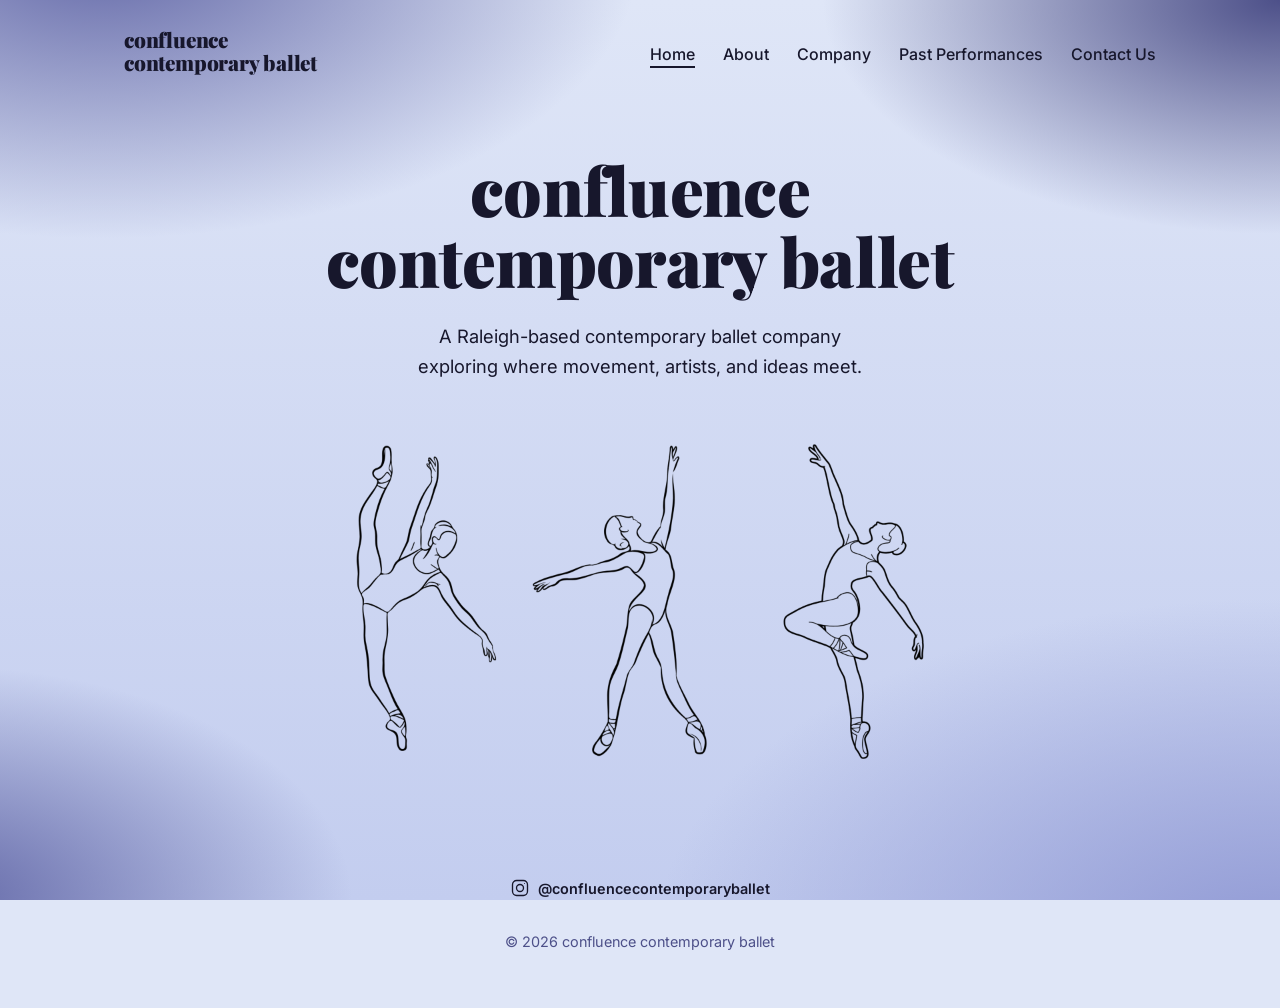
<file: index.html>
<!DOCTYPE html>
<html lang="en">
<head>
<meta charset="UTF-8">
<meta name="viewport" content="width=device-width, initial-scale=1.0">
<title>confluence contemporary ballet</title>
<meta name="description" content="confluence contemporary ballet — a Raleigh-based contemporary ballet company.">
<link rel="icon" href="favicon.ico" sizes="any">
<link rel="icon" type="image/png" sizes="32x32" href="img/favicon-32.png">
<link rel="icon" type="image/png" sizes="16x16" href="img/favicon-16.png">
<link rel="apple-touch-icon" href="img/apple-touch-icon.png">
<link rel="stylesheet" href="css/style.css">
</head>
<body>

<header class="site-header">
  <nav class="nav">
    <a class="brand" href="index.html">
      <span>confluence</span>
      <span>contemporary ballet</span>
    </a>
    <ul class="nav-links">
      <li><a href="index.html" aria-current="page">Home</a></li>
      <li><a href="about.html">About</a></li>
      <li><a href="company.html">Company</a></li>
      <li><a href="past-performances.html">Past Performances</a></li>
      <li><a href="https://forms.gle/iz8tWHMPqQycEwRt5" target="_blank" rel="noopener">Contact Us</a></li>
    </ul>
  </nav>
</header>

<main>
  <section class="hero page">
    <h1>confluence<br>contemporary ballet</h1>
    <p class="lede">A Raleigh-based contemporary ballet company exploring where movement, artists, and ideas meet.</p>

    <div class="dancers" aria-hidden="true">
      <img src="img/dancer-trio.png" alt="" width="1920" height="1080">
    </div>
  </section>
</main>

<footer class="site-footer page">
  <a class="social-link" href="https://www.instagram.com/confluencecontemporaryballet/" target="_blank" rel="noopener" aria-label="confluence contemporary ballet on Instagram">
    <svg viewBox="0 0 24 24" fill="none" stroke="currentColor" stroke-width="1.6" stroke-linecap="round" stroke-linejoin="round" aria-hidden="true">
      <rect x="3" y="3" width="18" height="18" rx="5"/>
      <circle cx="12" cy="12" r="4.2"/>
      <circle cx="17.4" cy="6.6" r="0.6" fill="currentColor" stroke="none"/>
    </svg>
    <span>@confluencecontemporaryballet</span>
  </a>
  <p>&copy; 2026 confluence contemporary ballet</p>
</footer>

</body>
</html>
</file>
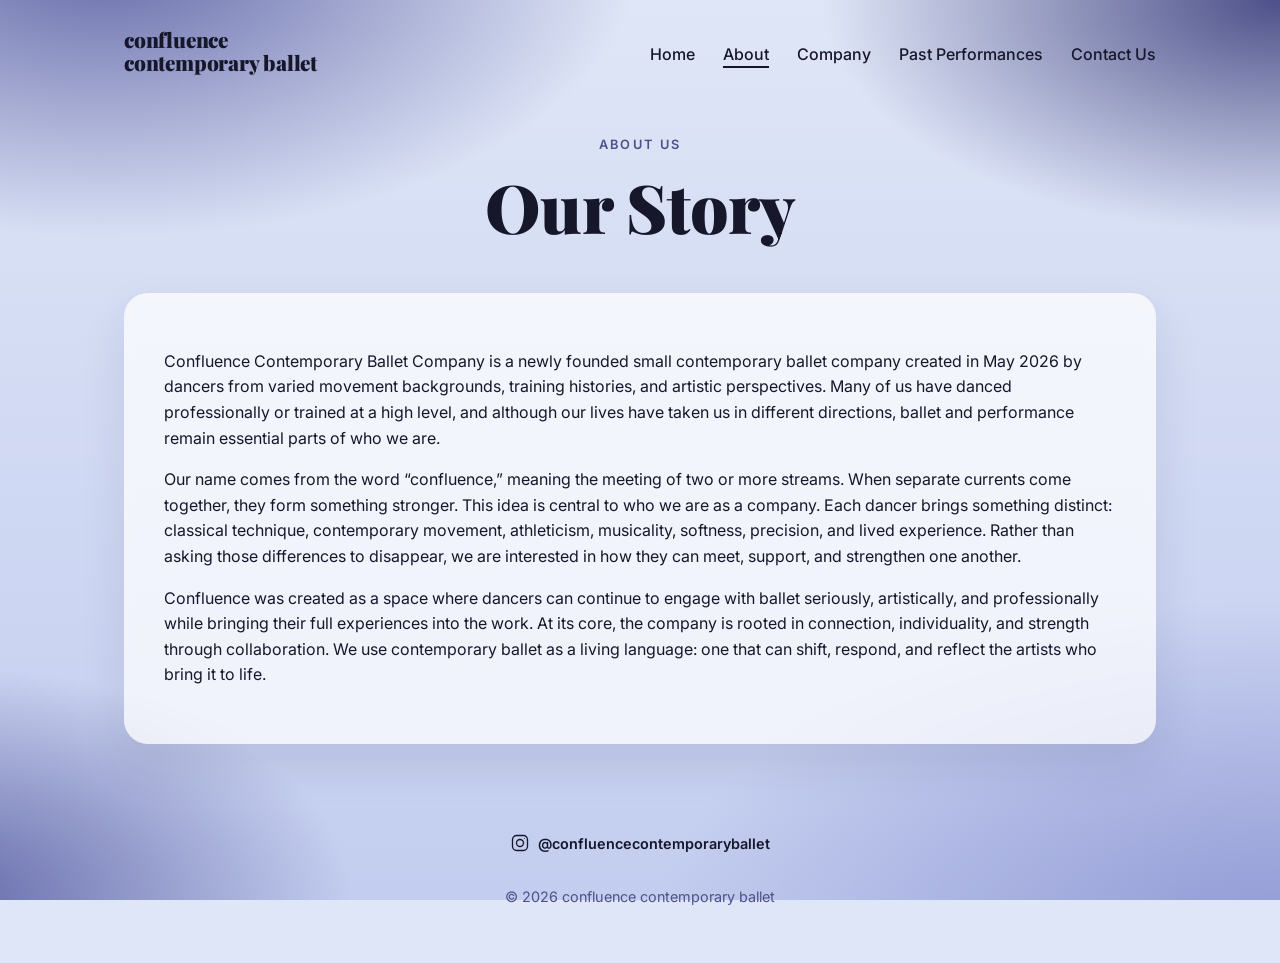
<file: about.html>
<!DOCTYPE html>
<html lang="en">
<head>
<meta charset="UTF-8">
<meta name="viewport" content="width=device-width, initial-scale=1.0">
<title>About — confluence contemporary ballet</title>
<meta name="description" content="Learn about confluence contemporary ballet, a Raleigh-based contemporary ballet company.">
<link rel="icon" href="favicon.ico" sizes="any">
<link rel="icon" type="image/png" sizes="32x32" href="img/favicon-32.png">
<link rel="icon" type="image/png" sizes="16x16" href="img/favicon-16.png">
<link rel="apple-touch-icon" href="img/apple-touch-icon.png">
<link rel="stylesheet" href="css/style.css">
</head>
<body>

<header class="site-header">
  <nav class="nav">
    <a class="brand" href="index.html">
      <span>confluence</span>
      <span>contemporary ballet</span>
    </a>
    <ul class="nav-links">
      <li><a href="index.html">Home</a></li>
      <li><a href="about.html" aria-current="page">About</a></li>
      <li><a href="company.html">Company</a></li>
      <li><a href="past-performances.html">Past Performances</a></li>
      <li><a href="https://forms.gle/iz8tWHMPqQycEwRt5" target="_blank" rel="noopener">Contact Us</a></li>
    </ul>
  </nav>
</header>

<main class="page">
  <section class="hero" style="padding-top: 2rem; padding-bottom: 1rem;">
    <p class="eyebrow">About Us</p>
    <h1>Our Story</h1>
  </section>

  <section class="section section-tight-top">
    <div class="section-card">
      <p>Confluence Contemporary Ballet Company is a newly founded small contemporary ballet company created in May 2026 by dancers from varied movement backgrounds, training histories, and artistic perspectives. Many of us have danced professionally or trained at a high level, and although our lives have taken us in different directions, ballet and performance remain essential parts of who we are.</p>
      <p>Our name comes from the word “confluence,” meaning the meeting of two or more streams. When separate currents come together, they form something stronger. This idea is central to who we are as a company. Each dancer brings something distinct: classical technique, contemporary movement, athleticism, musicality, softness, precision, and lived experience. Rather than asking those differences to disappear, we are interested in how they can meet, support, and strengthen one another.</p>
      <p>Confluence was created as a space where dancers can continue to engage with ballet seriously, artistically, and professionally while bringing their full experiences into the work. At its core, the company is rooted in connection, individuality, and strength through collaboration. We use contemporary ballet as a living language: one that can shift, respond, and reflect the artists who bring it to life.</p>
    </div>
  </section>
</main>

<footer class="site-footer page">
  <a class="social-link" href="https://www.instagram.com/confluencecontemporaryballet/" target="_blank" rel="noopener" aria-label="confluence contemporary ballet on Instagram">
    <svg viewBox="0 0 24 24" fill="none" stroke="currentColor" stroke-width="1.6" stroke-linecap="round" stroke-linejoin="round" aria-hidden="true">
      <rect x="3" y="3" width="18" height="18" rx="5"/>
      <circle cx="12" cy="12" r="4.2"/>
      <circle cx="17.4" cy="6.6" r="0.6" fill="currentColor" stroke="none"/>
    </svg>
    <span>@confluencecontemporaryballet</span>
  </a>
  <p>&copy; 2026 confluence contemporary ballet</p>
</footer>

</body>
</html>
</file>
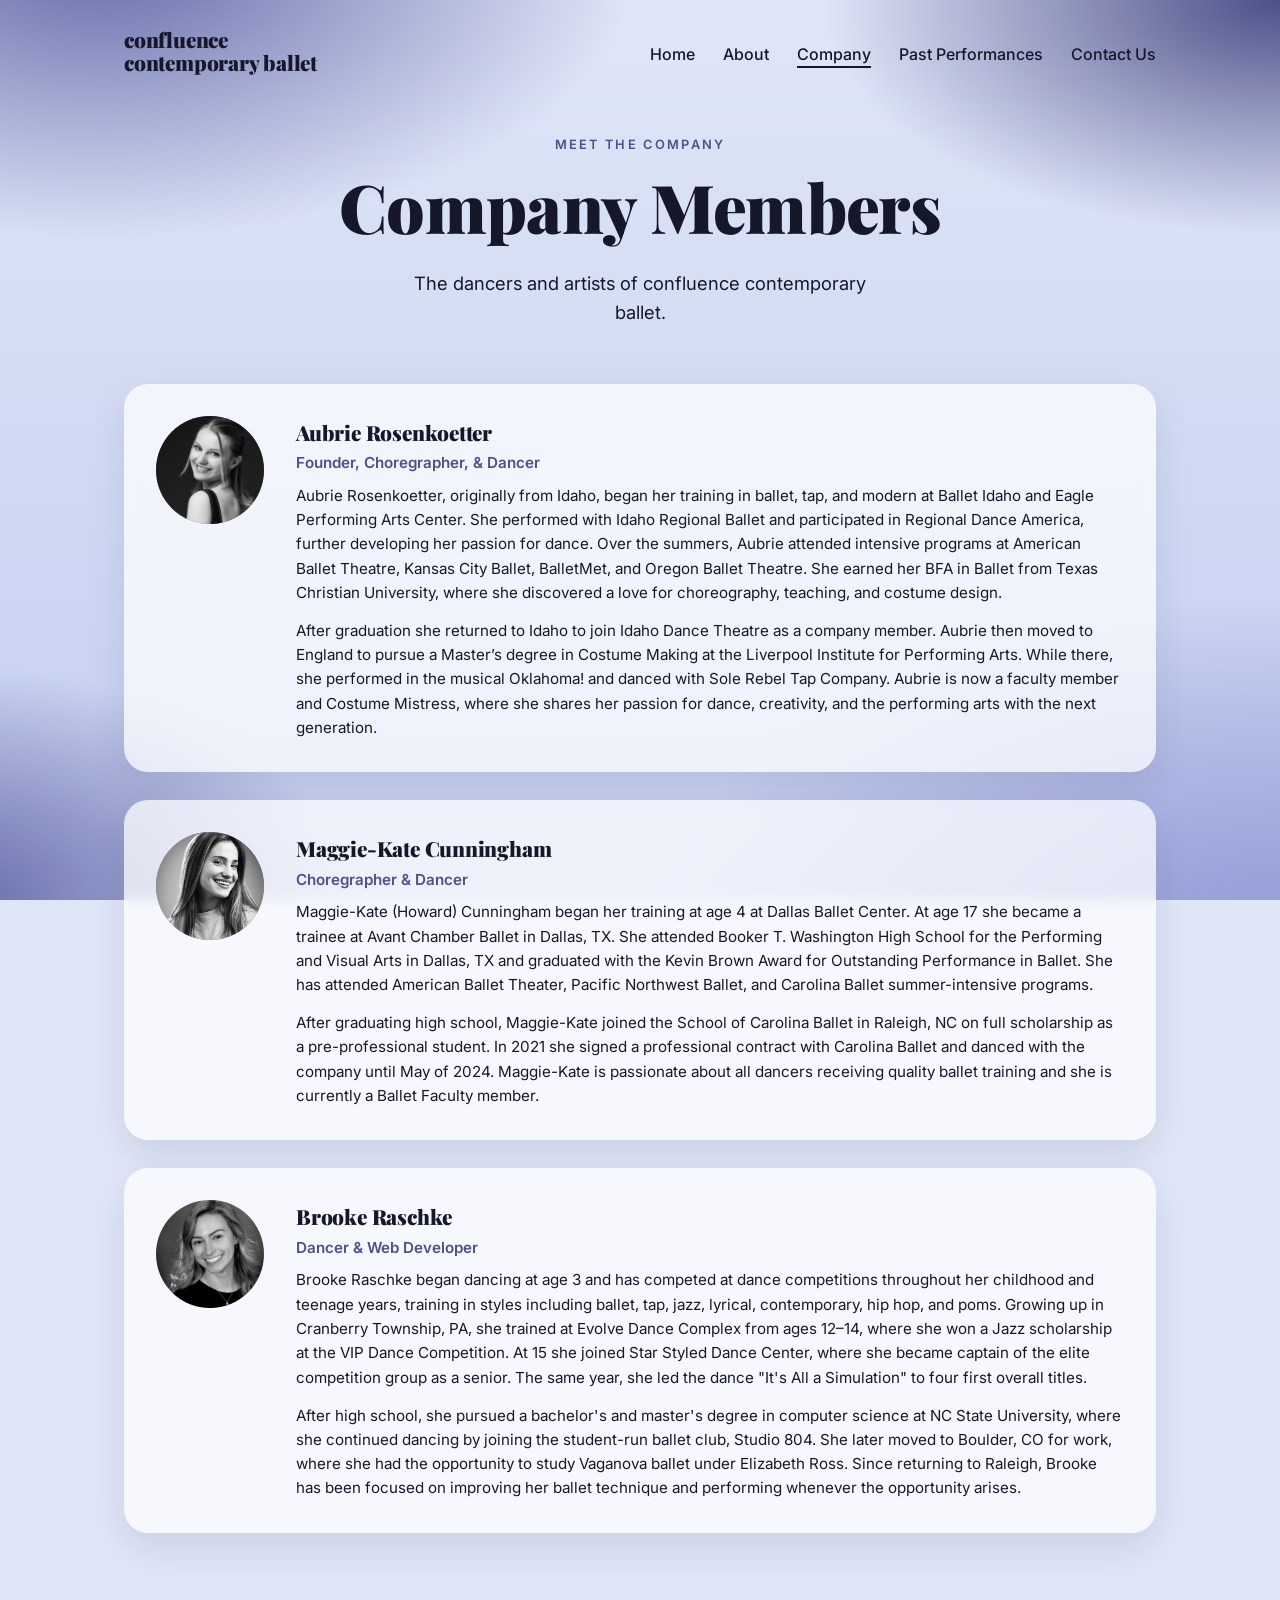
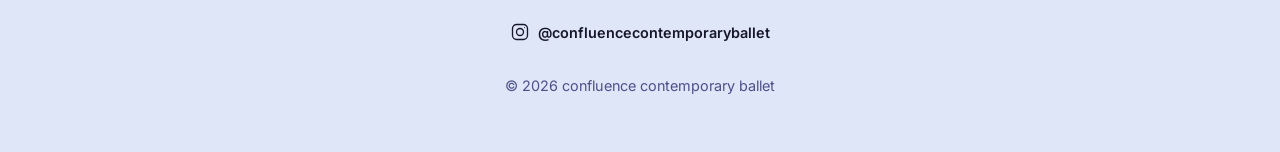
<file: company.html>
<!DOCTYPE html>
<html lang="en">
<head>
<meta charset="UTF-8">
<meta name="viewport" content="width=device-width, initial-scale=1.0">
<title>Company — confluence contemporary ballet</title>
<meta name="description" content="Meet the company members of confluence contemporary ballet.">
<link rel="icon" href="favicon.ico" sizes="any">
<link rel="icon" type="image/png" sizes="32x32" href="img/favicon-32.png">
<link rel="icon" type="image/png" sizes="16x16" href="img/favicon-16.png">
<link rel="apple-touch-icon" href="img/apple-touch-icon.png">
<link rel="stylesheet" href="css/style.css">
</head>
<body>

<header class="site-header">
  <nav class="nav">
    <a class="brand" href="index.html">
      <span>confluence</span>
      <span>contemporary ballet</span>
    </a>
    <ul class="nav-links">
      <li><a href="index.html">Home</a></li>
      <li><a href="about.html">About</a></li>
      <li><a href="company.html" aria-current="page">Company</a></li>
      <li><a href="past-performances.html">Past Performances</a></li>
      <li><a href="https://forms.gle/iz8tWHMPqQycEwRt5" target="_blank" rel="noopener">Contact Us</a></li>
    </ul>
  </nav>
</header>

<main class="page">
  <section class="hero" style="padding-top: 2rem; padding-bottom: 1rem;">
    <p class="eyebrow">Meet the Company</p>
    <h1>Company Members</h1>
    <p class="lede">The dancers and artists of confluence contemporary ballet.</p>
  </section>

  <section class="section section-tight-top">
    <div class="company-grid">
      <div class="member-card">
        <div class="member-photo"><img src="img/Aubrie.JPEG" alt="Aubrie Rosenkoetter" style="object-position: center 12%;"></div>
        <div class="member-info">
          <h3>Aubrie Rosenkoetter</h3>
          <p class="member-role">Founder, Choregrapher, &amp; Dancer</p>
          <div class="member-bio">
            <p>Aubrie Rosenkoetter, originally from Idaho, began her training in ballet, tap, and modern at Ballet Idaho and Eagle Performing Arts Center. She performed with Idaho Regional Ballet and participated in Regional Dance America, further developing her passion for dance. Over the summers, Aubrie attended intensive programs at American Ballet Theatre, Kansas City Ballet, BalletMet, and Oregon Ballet Theatre. She earned her BFA in Ballet from Texas Christian University, where she discovered a love for choreography, teaching, and costume design.</p>
            <p>After graduation she returned to Idaho to join Idaho Dance Theatre as a company member. Aubrie then moved to England to pursue a Master’s degree in Costume Making at the Liverpool Institute for Performing Arts. While there, she performed in the musical Oklahoma! and danced with Sole Rebel Tap Company. Aubrie is now a faculty member and Costume Mistress, where she shares her passion for dance, creativity, and the performing arts with the next generation.</p>
          </div>
        </div>
      </div>
      <div class="member-card">
        <div class="member-photo"><img src="img/Maggie-Kate.JPEG" alt="Maggie-Kate Cunningham" style="object-position: center 0%;"></div>
        <div class="member-info">
          <h3>Maggie-Kate Cunningham</h3>
          <p class="member-role">Choregrapher &amp; Dancer</p>
          <div class="member-bio">
            <p>Maggie-Kate (Howard) Cunningham began her training at age 4 at Dallas Ballet Center. At age 17 she became a trainee at Avant Chamber Ballet in Dallas, TX. She attended Booker T. Washington High School for the Performing and Visual Arts in Dallas, TX and graduated with the Kevin Brown Award for Outstanding Performance in Ballet. She has attended American Ballet Theater, Pacific Northwest Ballet, and Carolina Ballet summer-intensive programs.</p>
            <p>After graduating high school, Maggie-Kate joined the School of Carolina Ballet in Raleigh, NC on full scholarship as a pre-professional student. In 2021 she signed a professional contract with Carolina Ballet and danced with the company until May of 2024. Maggie-Kate is passionate about all dancers receiving quality ballet training and she is currently a Ballet Faculty member.</p>
          </div>
        </div>
      </div>
      <div class="member-card">
        <div class="member-photo"><img src="img/Brooke.JPG" alt="Brooke Raschke"></div>
        <div class="member-info">
          <h3>Brooke Raschke</h3>
          <p class="member-role">Dancer &amp; Web Developer</p>
          <div class="member-bio">
            <p>Brooke Raschke began dancing at age 3 and has competed at dance competitions throughout her childhood and teenage years, training in styles including ballet, tap, jazz, lyrical, contemporary, hip hop, and poms. Growing up in Cranberry Township, PA, she trained at Evolve Dance Complex from ages 12–14, where she won a Jazz scholarship at the VIP Dance Competition. At 15 she joined Star Styled Dance Center, where she became captain of the elite competition group as a senior. The same year, she led the dance "It's All a Simulation" to four first overall titles.</p>
            <p>After high school, she pursued a bachelor's and master's degree in computer science at NC State University, where she continued dancing by joining the student-run ballet club, Studio 804. She later moved to Boulder, CO for work, where she had the opportunity to study Vaganova ballet under Elizabeth Ross. Since returning to Raleigh, Brooke has been focused on improving her ballet technique and performing whenever the opportunity arises.</p>
          </div>
        </div>
      </div>
    </div>
  </section>
</main>

<footer class="site-footer page">
  <a class="social-link" href="https://www.instagram.com/confluencecontemporaryballet/" target="_blank" rel="noopener" aria-label="confluence contemporary ballet on Instagram">
    <svg viewBox="0 0 24 24" fill="none" stroke="currentColor" stroke-width="1.6" stroke-linecap="round" stroke-linejoin="round" aria-hidden="true">
      <rect x="3" y="3" width="18" height="18" rx="5"/>
      <circle cx="12" cy="12" r="4.2"/>
      <circle cx="17.4" cy="6.6" r="0.6" fill="currentColor" stroke="none"/>
    </svg>
    <span>@confluencecontemporaryballet</span>
  </a>
  <p>&copy; 2026 confluence contemporary ballet</p>
</footer>

</body>
</html>
</file>
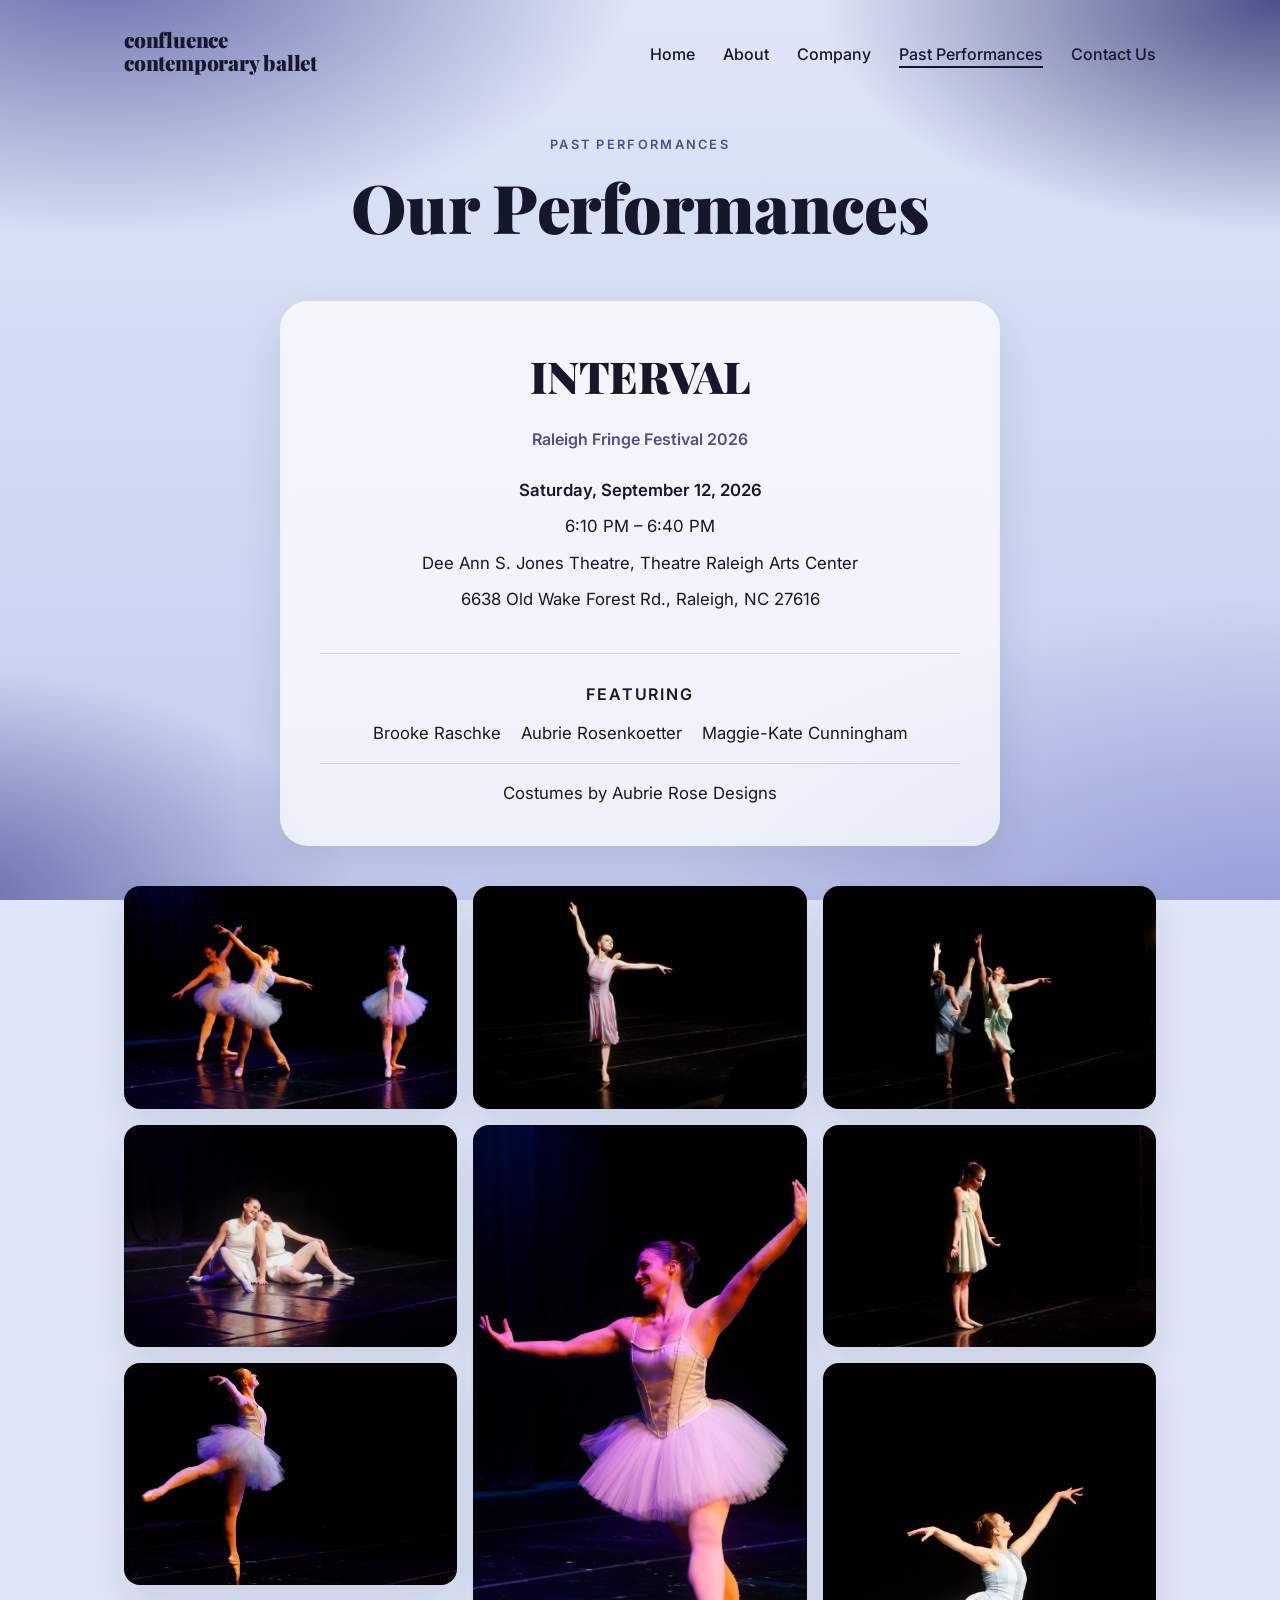
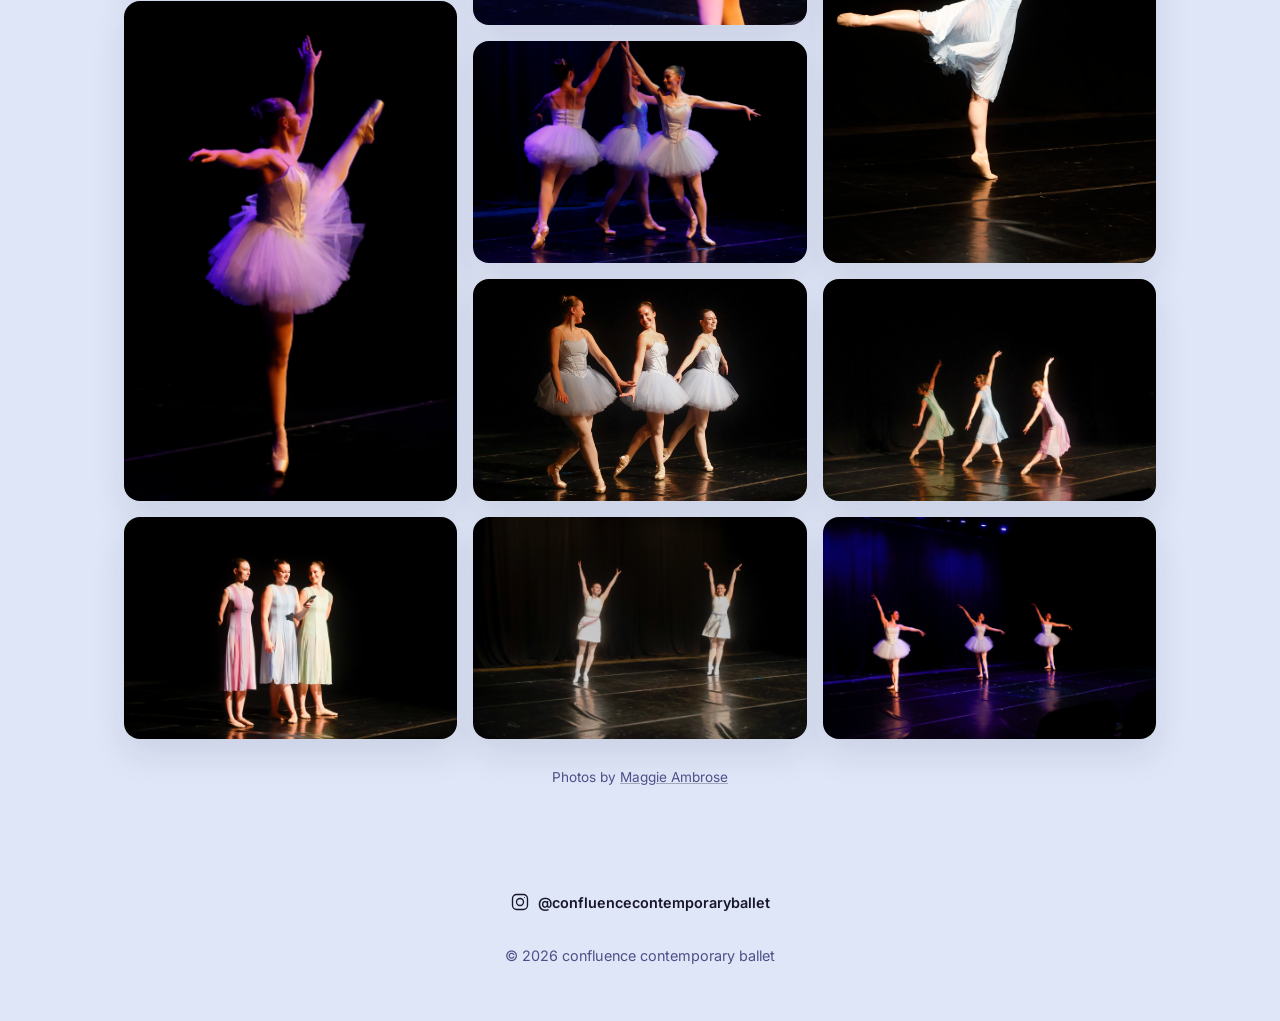
<file: past-performances.html>
<!DOCTYPE html>
<html lang="en">
<head>
<meta charset="UTF-8">
<meta name="viewport" content="width=device-width, initial-scale=1.0">
<title>Past Performances — confluence contemporary ballet</title>
<meta name="description" content="Past performances by confluence contemporary ballet, including INTERVAL at the Raleigh Fringe Festival 2026.">
<link rel="icon" href="favicon.ico" sizes="any">
<link rel="icon" type="image/png" sizes="32x32" href="img/favicon-32.png">
<link rel="icon" type="image/png" sizes="16x16" href="img/favicon-16.png">
<link rel="apple-touch-icon" href="img/apple-touch-icon.png">
<link rel="stylesheet" href="css/style.css">
</head>
<body>

<header class="site-header">
  <nav class="nav">
    <a class="brand" href="index.html">
      <span>confluence</span>
      <span>contemporary ballet</span>
    </a>
    <ul class="nav-links">
      <li><a href="index.html">Home</a></li>
      <li><a href="about.html">About</a></li>
      <li><a href="company.html">Company</a></li>
      <li><a href="past-performances.html" aria-current="page">Past Performances</a></li>
      <li><a href="https://forms.gle/iz8tWHMPqQycEwRt5" target="_blank" rel="noopener">Contact Us</a></li>
    </ul>
  </nav>
</header>

<main class="page">
  <section class="hero" style="padding-top: 2rem; padding-bottom: 1rem;">
    <p class="eyebrow">Past Performances</p>
    <h1>Our Performances</h1>
  </section>

  <section class="section section-tight-top section-tight-bottom">
    <div class="show-card show-card--compact">
      <h2 class="show-title">INTERVAL</h2>
      <p class="show-sub">Raleigh Fringe Festival 2026</p>

      <div class="show-meta">
        <div><strong>Saturday, September 12, 2026</strong></div>
        <div>6:10 PM – 6:40 PM</div>
        <div>Dee Ann S. Jones Theatre, Theatre Raleigh Arts Center</div>
        <div>6638 Old Wake Forest Rd., Raleigh, NC 27616</div>
      </div>

      <div class="featuring">
        <h3>Featuring</h3>
        <ul>
          <li>Brooke Raschke</li>
          <li>Aubrie Rosenkoetter</li>
          <li>Maggie-Kate Cunningham</li>
        </ul>
        <hr class="costume-divider">
        <p class="costume-credit">Costumes by Aubrie Rose Designs</p>
      </div>
    </div>
  </section>

  <section class="section section-tight-top">
    <div class="photo-grid">
      <img src="img/INTERVAL/_MG_4018.jpg" alt="confluence contemporary ballet performing INTERVAL" loading="lazy">
      <img src="img/INTERVAL/_MG_3983.jpg" alt="confluence contemporary ballet performing INTERVAL" loading="lazy">
      <img src="img/INTERVAL/_MG_3993.jpg" alt="confluence contemporary ballet performing INTERVAL" loading="lazy">
      <img src="img/INTERVAL/_MG_4000.jpg" alt="confluence contemporary ballet performing INTERVAL" loading="lazy">
      <img src="img/INTERVAL/_MG_3759.jpg" alt="confluence contemporary ballet performing INTERVAL" loading="lazy">
      <img src="img/INTERVAL/_MG_3825.jpg" alt="confluence contemporary ballet performing INTERVAL" loading="lazy">
      <img src="img/INTERVAL/_MG_4044.jpg" alt="confluence contemporary ballet performing INTERVAL" loading="lazy">
      <img src="img/INTERVAL/_MG_4045.jpg" alt="confluence contemporary ballet performing INTERVAL" loading="lazy">
      <img src="img/INTERVAL/_MG_4098.jpg" alt="confluence contemporary ballet performing INTERVAL" loading="lazy">
      <img src="img/INTERVAL/_MG_3913.jpg" alt="confluence contemporary ballet performing INTERVAL" loading="lazy">
      <img src="img/INTERVAL/_MG_3818.jpg" alt="confluence contemporary ballet performing INTERVAL" loading="lazy">
      <img src="img/INTERVAL/_MG_3906.jpg" alt="confluence contemporary ballet performing INTERVAL" loading="lazy">
      <img src="img/INTERVAL/_MG_3866.jpg" alt="confluence contemporary ballet performing INTERVAL" loading="lazy">
      <img src="img/INTERVAL/_MG_3870.jpg" alt="confluence contemporary ballet performing INTERVAL" loading="lazy">
      <img src="img/INTERVAL/_MG_4003.jpg" alt="confluence contemporary ballet performing INTERVAL" loading="lazy">
    </div>
    <p class="photo-credit">Photos by <a href="https://www.instagram.com/mags_pics21/" target="_blank" rel="noopener">Maggie Ambrose</a></p>
  </section>
</main>

<footer class="site-footer page">
  <a class="social-link" href="https://www.instagram.com/confluencecontemporaryballet/" target="_blank" rel="noopener" aria-label="confluence contemporary ballet on Instagram">
    <svg viewBox="0 0 24 24" fill="none" stroke="currentColor" stroke-width="1.6" stroke-linecap="round" stroke-linejoin="round" aria-hidden="true">
      <rect x="3" y="3" width="18" height="18" rx="5"/>
      <circle cx="12" cy="12" r="4.2"/>
      <circle cx="17.4" cy="6.6" r="0.6" fill="currentColor" stroke="none"/>
    </svg>
    <span>@confluencecontemporaryballet</span>
  </a>
  <p>&copy; 2026 confluence contemporary ballet</p>
</footer>

</body>
</html>
</file>
<file: css/style.css>
/* confluence contemporary ballet — shared styles */

@import url('https://fonts.googleapis.com/css2?family=Playfair+Display:wght@700;900&family=Inter:wght@400;500;600&display=swap');

:root {
  --bg-pale: #dfe6f7;
  --bg-mid: #c3cdef;
  --blob-mid: #9099d4;
  --blob-deep: #6469a8;
  --blob-darkest: #4d5089;
  --ink: #17172c;
  --white: #ffffff;
  --white-soft: rgba(255, 255, 255, 0.72);
  --max-width: 1080px;
}

* {
  box-sizing: border-box;
}

html {
  scroll-behavior: smooth;
}

html, body {
  overflow-x: hidden;
}

body {
  margin: 0;
  font-family: 'Inter', -apple-system, BlinkMacSystemFont, sans-serif;
  color: var(--ink);
  background-color: var(--bg-pale);
  background-image:
    radial-gradient(ellipse 60% 45% at 8% -5%, var(--blob-deep) 0%, transparent 70%),
    radial-gradient(ellipse 55% 40% at 100% 0%, var(--blob-darkest) 0%, transparent 65%),
    radial-gradient(ellipse 70% 55% at 100% 105%, var(--blob-mid) 0%, transparent 70%),
    radial-gradient(ellipse 50% 40% at -5% 100%, var(--blob-deep) 0%, transparent 65%),
    linear-gradient(180deg, var(--bg-pale) 0%, var(--bg-mid) 100%);
  background-attachment: fixed;
  min-height: 100vh;
  line-height: 1.6;
}

h1, h2, h3, .brand {
  font-family: 'Playfair Display', Georgia, serif;
  font-weight: 900;
  letter-spacing: -0.01em;
  margin: 0 0 0.4em;
}

a {
  color: inherit;
}

img {
  max-width: 100%;
}

/* ---------- layout shell ---------- */

.page {
  max-width: var(--max-width);
  margin: 0 auto;
  padding: 0 1.5rem;
}

/* ---------- nav ---------- */

.site-header {
  padding: 1.75rem 0 0.5rem;
}

.nav {
  max-width: var(--max-width);
  margin: 0 auto;
  padding: 0 1.5rem;
  display: flex;
  align-items: center;
  justify-content: space-between;
  flex-wrap: wrap;
  gap: 1rem;
}

.brand {
  font-size: 1.3rem;
  line-height: 1.1;
  text-decoration: none;
  color: var(--ink);
}

.brand span {
  display: block;
}

.nav-links {
  display: flex;
  align-items: center;
  gap: 1.75rem;
  list-style: none;
  margin: 0;
  padding: 0;
  font-weight: 500;
}

.nav-links a {
  text-decoration: none;
  color: var(--ink);
  padding-bottom: 2px;
  border-bottom: 2px solid transparent;
  transition: border-color 0.2s ease;
}

.nav-links a[aria-current="page"] {
  border-bottom-color: var(--ink);
}

@media (hover: hover) {
  .nav-links a:hover {
    border-bottom-color: var(--ink);
  }
}

.nav-links .btn {
  color: var(--white);
  border-bottom: none;
  padding-bottom: 0.8rem;
}

/* ---------- buttons ---------- */

.btn {
  display: inline-block;
  text-align: center;
  line-height: 1;
  text-box-trim: trim-both;
  text-box-edge: cap alphabetic;
  background: var(--ink);
  color: var(--white);
  text-decoration: none;
  font-weight: 600;
  padding: 0.8rem 1.75rem;
  border-radius: 999px;
  transition: transform 0.15s ease, background 0.2s ease;
}

.btn:hover {
  background: var(--blob-darkest);
  transform: translateY(-1px);
}

.btn-outline {
  background: transparent;
  color: var(--ink);
  border: 2px solid var(--ink);
  padding: calc(0.75rem - 2px) calc(1.75rem - 2px);
}

.btn-outline:hover {
  background: var(--ink);
  color: var(--white);
}

/* ---------- hero ---------- */

.hero {
  padding: 4rem 0 3rem;
  text-align: center;
}

.hero .eyebrow {
  text-transform: uppercase;
  letter-spacing: 0.18em;
  font-size: 0.8rem;
  font-weight: 600;
  color: var(--blob-darkest);
  margin-bottom: 1rem;
}

.hero h1 {
  font-size: clamp(2.6rem, 6vw, 4.2rem);
  line-height: 1.05;
  overflow-wrap: break-word;
}

@media (max-width: 480px) {
  .hero h1 {
    font-size: clamp(2rem, 9vw, 2.6rem);
  }
}

.hero p.lede {
  max-width: 42ch;
  margin: 1rem auto 0;
  padding: 0 1rem;
  font-size: 1.15rem;
}

.dancers {
  display: flex;
  justify-content: center;
  margin: 2.5rem auto 0;
  max-width: 640px;
}

.dancers img {
  width: 100%;
  height: auto;
}

/* ---------- show card ---------- */

.show-card {
  background: var(--white-soft);
  backdrop-filter: blur(6px);
  border-radius: 28px;
  padding: 2.5rem;
  margin: 2rem auto 4rem;
  max-width: 720px;
  text-align: center;
  box-shadow: 0 20px 45px rgba(30, 33, 70, 0.12);
}

.show-card--compact {
  margin-top: 0.5rem;
  margin-bottom: 0.5rem;
}

.show-card .show-title {
  font-size: clamp(2rem, 4vw, 2.75rem);
  margin-bottom: 0.25rem;
}

.show-card .show-sub {
  font-weight: 600;
  color: var(--blob-darkest);
  margin-bottom: 1.5rem;
}

.show-meta {
  display: grid;
  gap: 0.6rem;
  font-size: 1.05rem;
  margin-bottom: 2rem;
}

.show-meta strong {
  font-weight: 600;
}

.featuring {
  margin-top: 2.5rem;
  padding-top: 1.75rem;
  border-top: 1px solid rgba(23, 23, 44, 0.15);
}

.featuring h3 {
  font-size: 1rem;
  font-family: 'Inter', sans-serif;
  font-weight: 600;
  text-transform: uppercase;
  letter-spacing: 0.12em;
  margin-bottom: 0.75rem;
}

.featuring ul {
  list-style: none;
  padding: 0;
  margin: 0;
  display: flex;
  flex-wrap: wrap;
  justify-content: center;
  gap: 0.5rem 1.25rem;
  font-size: 1.05rem;
}

.costume-divider {
  margin: 1rem 0;
  border: none;
  border-top: 1px solid rgba(23, 23, 44, 0.15);
}

.costume-credit {
  margin: 0;
  font-size: 1.05rem;
}

/* ---------- generic sections ---------- */

.section {
  padding: 2.5rem 0;
}

.section-tight-bottom {
  padding-bottom: 0.5rem;
}

.section-tight-top {
  padding-top: 0.5rem;
}

.section-card {
  background: var(--white-soft);
  backdrop-filter: blur(6px);
  border-radius: 24px;
  padding: 2.5rem;
  box-shadow: 0 20px 45px rgba(30, 33, 70, 0.1);
}

.section-card + .section-card {
  margin-top: 1.5rem;
}

.intro {
  max-width: 62ch;
}

/* ---------- company grid ---------- */

.company-grid {
  display: flex;
  flex-direction: column;
  gap: 1.75rem;
  margin-top: 2rem;
}

.member-card {
  background: var(--white-soft);
  backdrop-filter: blur(6px);
  border-radius: 24px;
  padding: 2rem;
  display: flex;
  align-items: flex-start;
  gap: 2rem;
  text-align: left;
  box-shadow: 0 15px 35px rgba(30, 33, 70, 0.1);
}

.member-photo {
  flex: none;
  width: 108px;
  height: 108px;
  border-radius: 50%;
  background: linear-gradient(155deg, var(--blob-mid), var(--blob-deep));
  display: flex;
  align-items: center;
  justify-content: center;
  color: var(--white);
  font-family: 'Playfair Display', serif;
  font-weight: 700;
  font-size: 1.9rem;
  overflow: hidden;
}

.member-photo img {
  width: 100%;
  height: 100%;
  object-fit: cover;
}

.member-info {
  min-width: 0;
}

.member-card h3 {
  font-size: 1.3rem;
  margin: 0 0 0.15rem;
}

.member-role {
  font-weight: 600;
  color: var(--blob-darkest);
  font-size: 0.95rem;
  margin: 0 0 0.5rem;
}

.member-bio {
  font-size: 0.95rem;
}

.member-bio p {
  margin: 0 0 0.85rem;
}

.member-bio p:last-child {
  margin-bottom: 0;
}

@media (max-width: 560px) {
  .member-card {
    flex-direction: column;
    align-items: center;
    text-align: center;
  }
}

/* ---------- photo grid ---------- */

.photo-grid {
  columns: 3 220px;
  column-gap: 1rem;
  margin-top: 1rem;
}

.photo-grid img {
  display: block;
  width: 100%;
  margin: 0 0 1rem;
  border-radius: 16px;
  box-shadow: 0 15px 35px rgba(30, 33, 70, 0.1);
}

@media (max-width: 420px) {
  .photo-grid {
    columns: 1;
  }
}

.photo-credit {
  margin-top: 0.75rem;
  text-align: center;
  font-size: 0.85rem;
  color: var(--blob-darkest);
}

.photo-credit a {
  text-decoration: underline;
  text-decoration-color: rgba(23, 23, 44, 0.3);
}

.photo-credit a:hover {
  text-decoration-color: currentColor;
}

/* ---------- footer ---------- */

.site-footer {
  padding: 3rem 0 2.5rem;
  text-align: center;
  font-size: 0.9rem;
  color: var(--blob-darkest);
}

.social-link {
  display: inline-flex;
  align-items: center;
  gap: 0.5rem;
  margin-bottom: 1rem;
  color: var(--ink);
  text-decoration: none;
  font-weight: 600;
  transition: color 0.2s ease;
}

.social-link:hover {
  color: var(--blob-darkest);
}

.social-link svg {
  width: 20px;
  height: 20px;
  flex: none;
}

@media (max-width: 640px) {
  .nav {
    flex-direction: column;
    align-items: flex-start;
  }
  .nav-links {
    width: 100%;
    flex-wrap: wrap;
    gap: 0.6rem 1.1rem;
  }
  .nav-links li:last-child {
    flex: 1 1 100%;
  }
  .nav-links .btn {
    display: block;
    width: 100%;
    padding-bottom: 0.8rem;
  }
}
</file>
